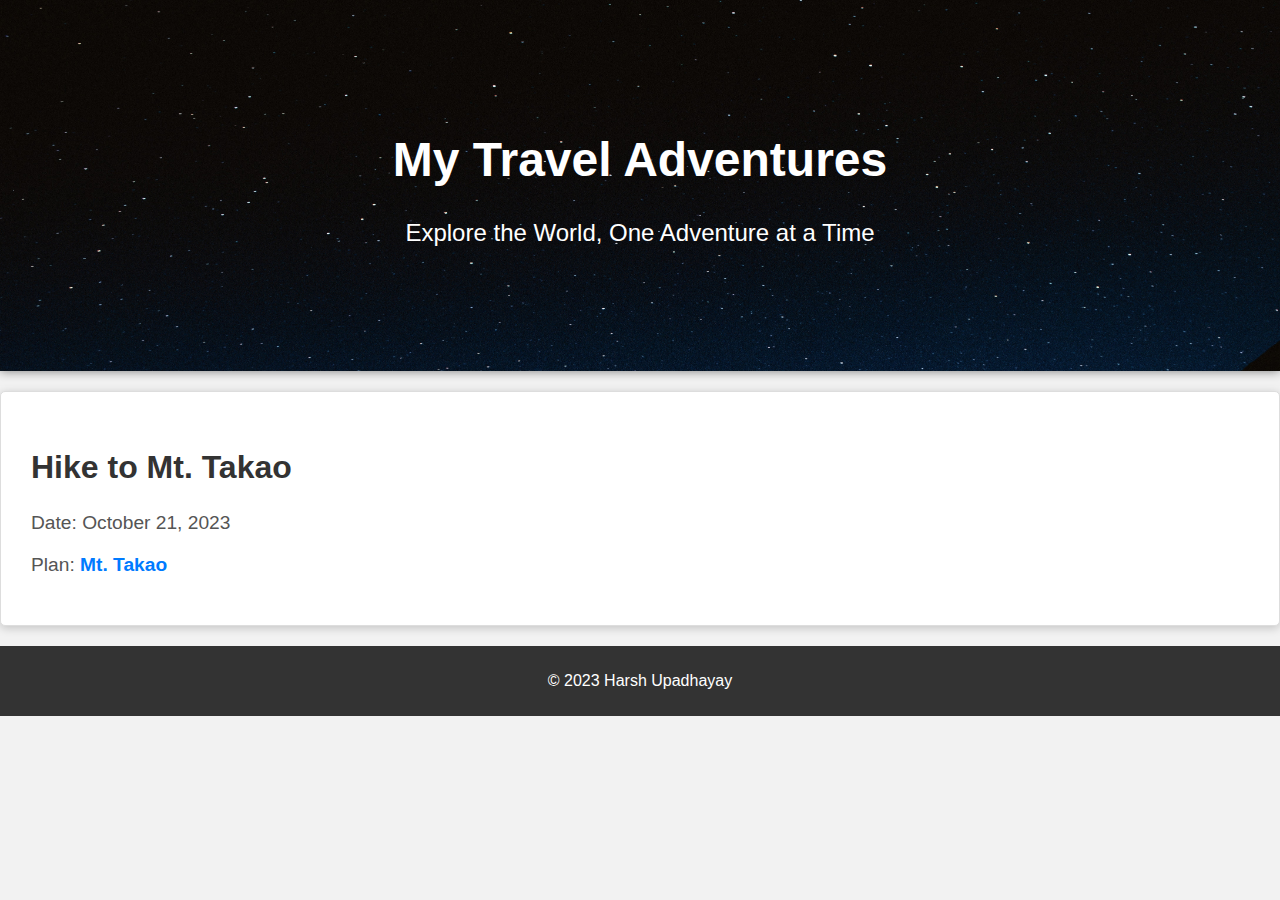
<file: index.html>
<!DOCTYPE html>
<html lang="en">
<head>
    <meta charset="UTF-8">
    <meta name="viewport" content="width=device-width, initial-scale=1.0">
    <link rel="stylesheet" href="styles.css">
    <title>My Travel Adventures</title>
</head>
<body>
    <header>
        <h1>My Travel Adventures</h1>
        <p>Explore the World, One Adventure at a Time</p>
    </header>

    <section id="trip">
        <h2>Hike to Mt. Takao</h2>
        <p>Date: October 21, 2023</p>
        <p>Plan: <a href="Takao/takao.html">Mt. Takao</a></p>
    </section>

    <footer>
        <p>© 2023 Harsh Upadhayay</p>
    </footer>
</body>
</html>
</file>
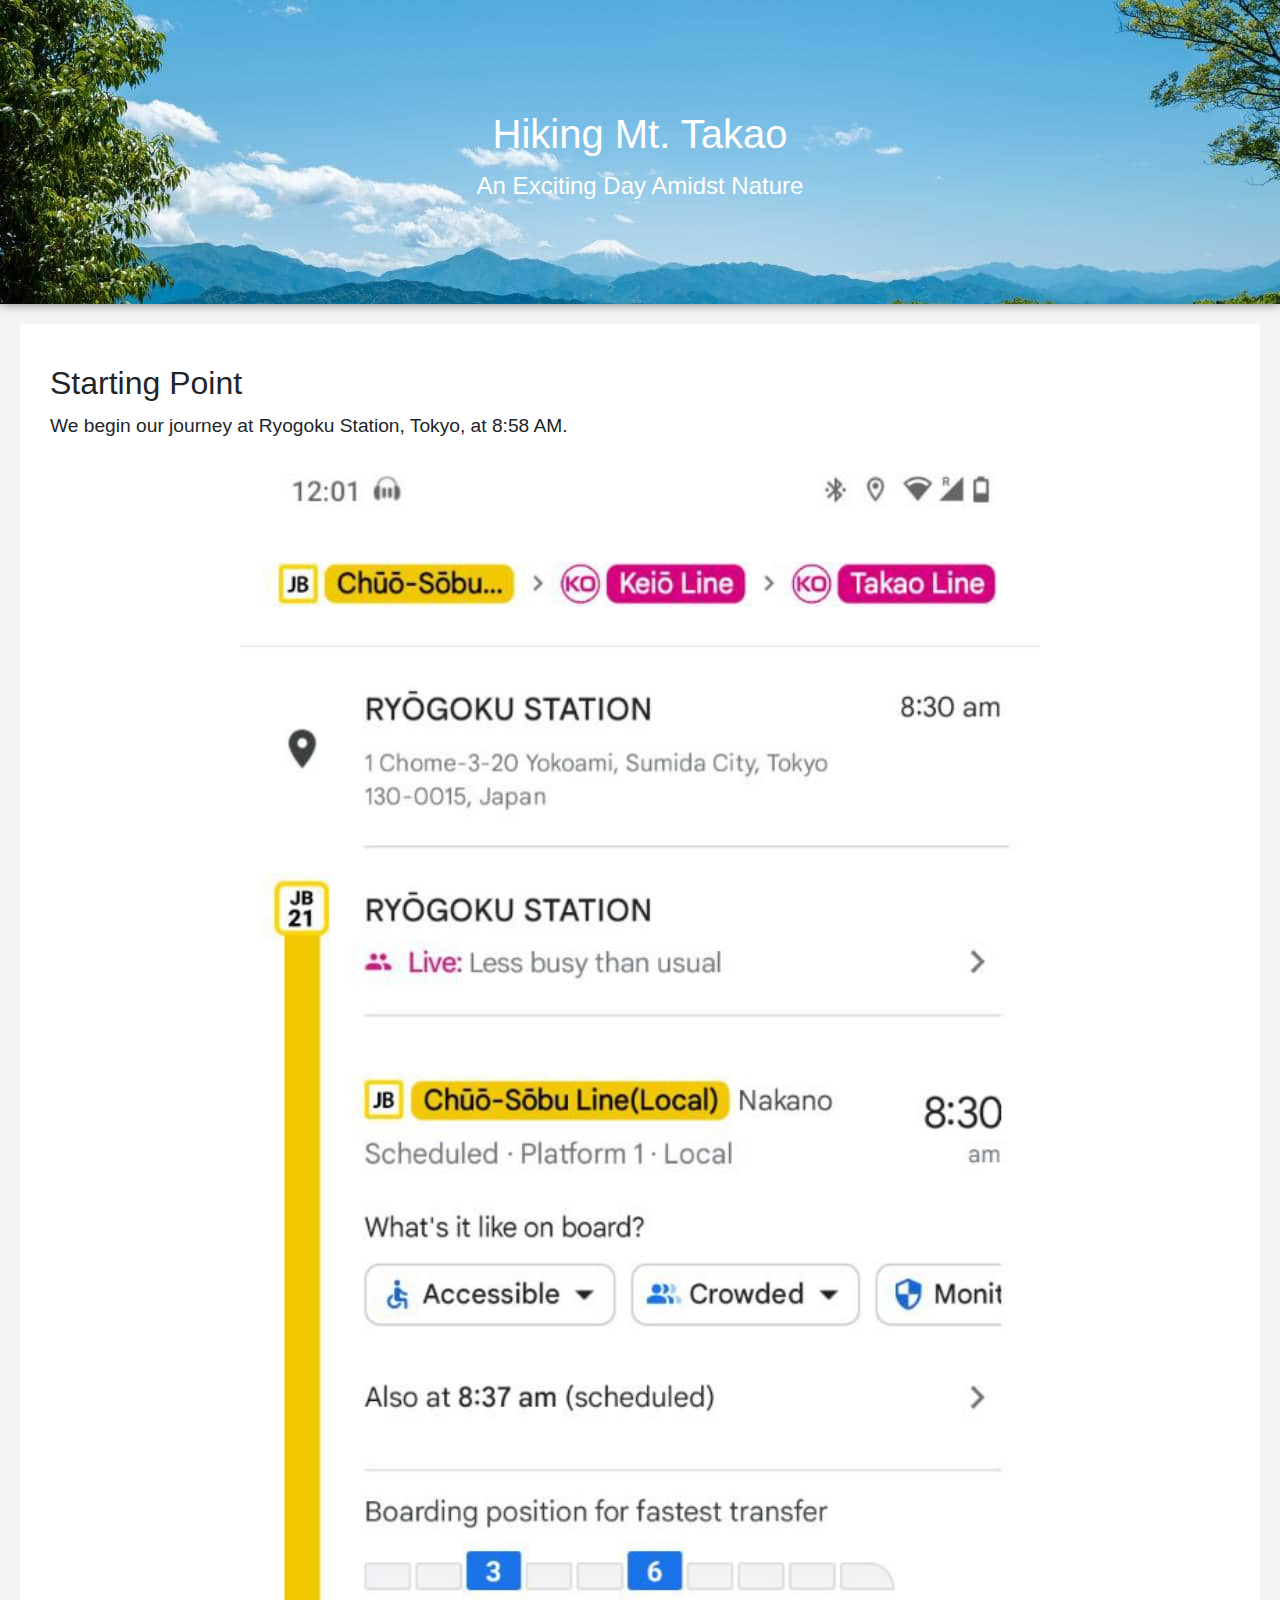
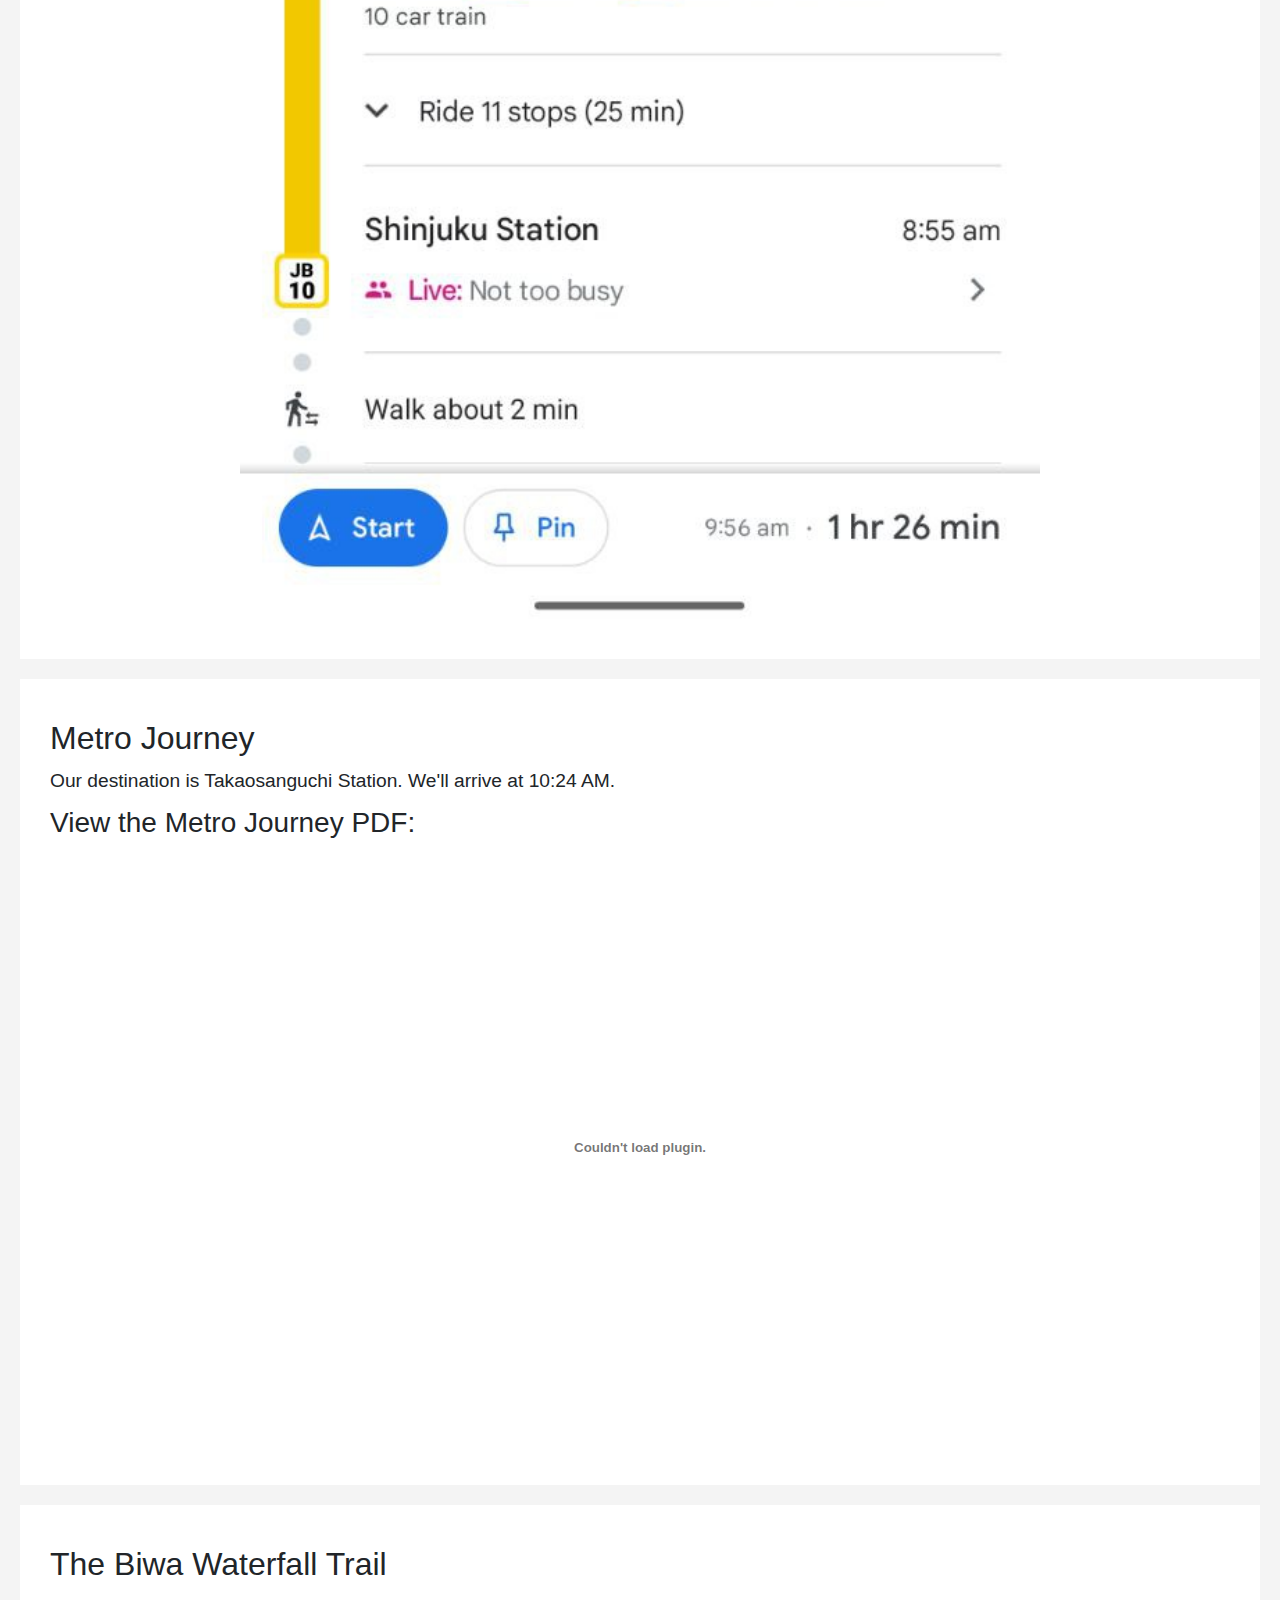
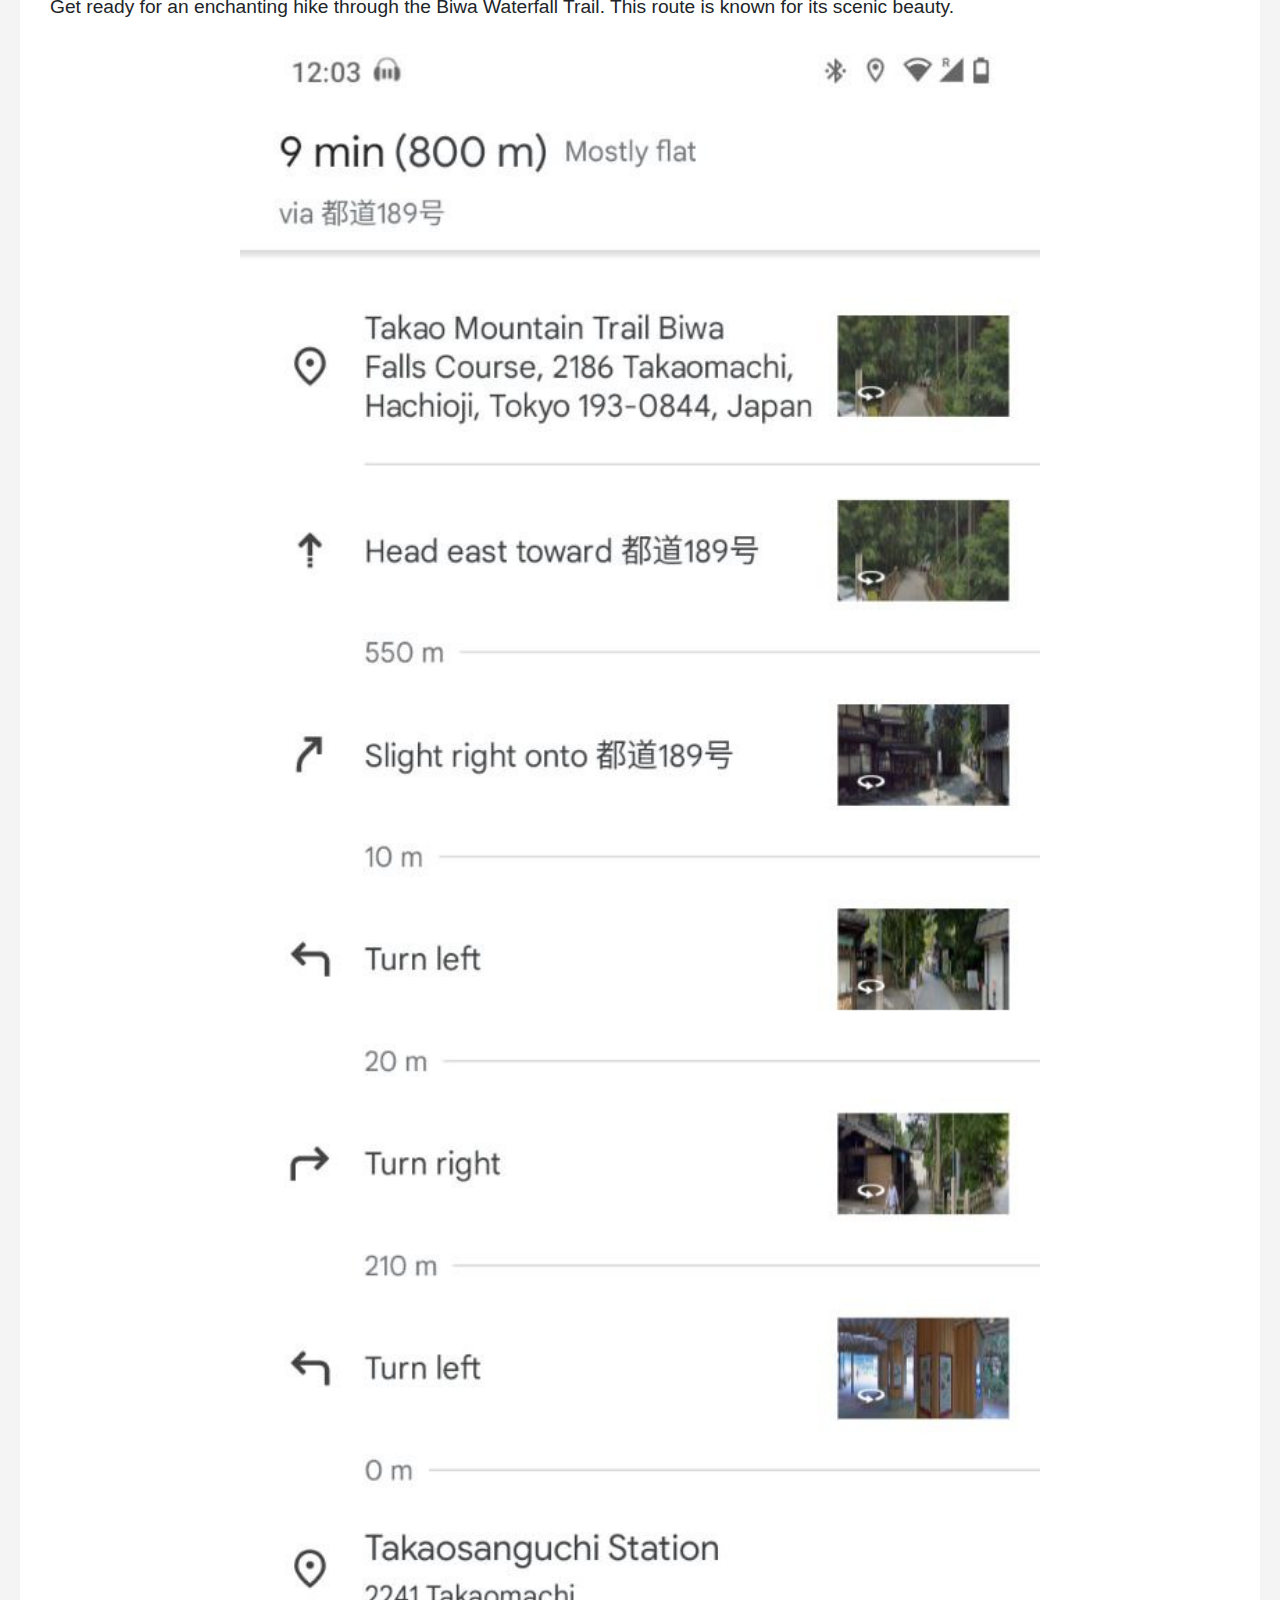
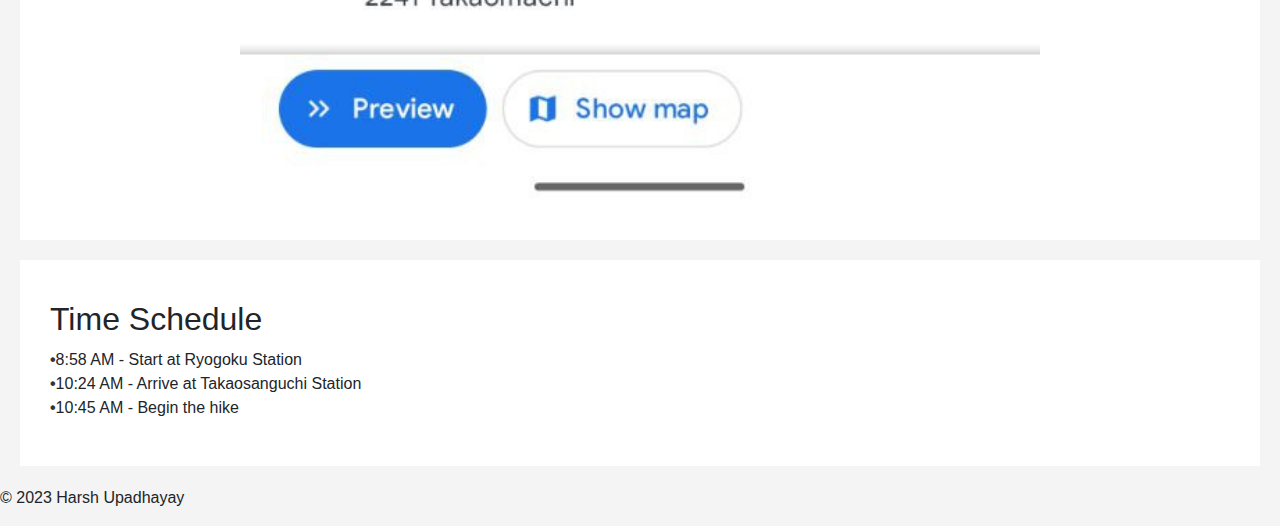
<file: Takao/takao.html>
<!DOCTYPE html>
<html lang="en">
<head>
    <meta charset="UTF-8">
    <meta name="viewport" content="width=device-width, initial-scale=1.0">
    <link rel="stylesheet" href="https://maxcdn.bootstrapcdn.com/bootstrap/4.5.2/css/bootstrap.min.css">
    <script src="https://code.jquery.com/jquery-3.5.1.slim.min.js"></script>
    <script src="https://cdn.jsdelivr.net/npm/@popperjs/core@2.9.3/dist/umd/popper.min.js"></script>
    <script src="https://maxcdn.bootstrapcdn.com/bootstrap/4.5.2/js/bootstrap.min.js"></script>
    <link rel="stylesheet" href="styles.css">
    <title>Hiking Mt. Takao</title>
</head>
<body>
    <!-- Header Section -->
    <header style="background-image: url('header.jpg');">
        <h1>Hiking Mt. Takao</h1>
        <p>An Exciting Day Amidst Nature</p>
    </header>

    <!-- Starting Point Section -->
    <section id="start">
        <h2>Starting Point</h2>
        <p>We begin our journey at Ryogoku Station, Tokyo, at 8:58 AM.</p>
        <img src="metro2.jpg" alt="Ryogoku Station" />
    </section>

    <!-- Metro Journey Section -->
    <section id="metro">
        <h2>Metro Journey</h2>
        <p>Our destination is Takaosanguchi Station. We'll arrive at 10:24 AM.</p>
        <h3>View the Metro Journey PDF:</h3>
        <embed src="x.pdf" type="application/pdf" width="100%" height="600px">
    </section>

    <!-- Biwa Waterfall Trail Section -->
    <section id="trail">
        <h2>The Biwa Waterfall Trail</h2>
        <p>Get ready for an enchanting hike through the Biwa Waterfall Trail. This route is known for its scenic beauty.</p>
        <img src="trail.jpg" alt="Biwa Waterfall" />
    </section>

    <!-- Time Schedule Section -->
    <section id="schedule">
        <h2>Time Schedule</h2>
        <ul>
            <li>8:58 AM - Start at Ryogoku Station</li>
            <li>10:24 AM - Arrive at Takaosanguchi Station</li>
            <li>10:45 AM - Begin the hike</li>
        </ul>
    </section>

    <!-- Footer Section -->
    <footer>
        <p>&copy; 2023 Harsh Upadhayay</p>
    </footer>
</body>
</html>
</file>
<file: styles.css>
body {
    font-family: Arial, sans-serif;
    margin: 0;
    padding: 0;
    background-color: #f2f2f2;
}

header {
    background-image: url('header.jpg'); /* Replace with your header image */
    background-size: cover;
    color: #fff;
    text-align: center;
    padding: 100px 0;
    box-shadow: 0px 0px 10px rgba(0, 0, 0, 0.5);
}

header h1 {
    font-size: 3em;
}

header p {
    font-size: 1.5em;
}

section {
    background-color: #fff;
    padding: 30px;
    margin: 20px 0;
    border: 1px solid #ddd;
    border-radius: 5px;
    box-shadow: 0px 2px 10px rgba(0, 0, 0, 0.2);
}

h2 {
    font-size: 2em;
    color: #333;
}

section p {
    font-size: 1.2em;
    color: #555;
}

section a {
    color: #007BFF;
    text-decoration: none;
    font-weight: bold;
}

section a:hover {
    text-decoration: underline;
}

footer {
    background-color: #333;
    color: #fff;
    text-align: center;
    padding: 10px 0;
}

/* You can add more styles and images as needed */
</file>
<file: Takao/styles.css>
body {
    font-family: Arial, sans-serif;
    margin: 0;
    padding: 0;
    background-color: #f4f4f4;
}

header {
    background-image: url('header.jpg'); /* Replace with your header image */
    background-size: cover;
    color: #fff;
    text-align: center;
    padding: 100px 0;
    box-shadow: 0px 0px 10px rgba(0, 0, 0, 0.5);
}


header h1 {
    font-size: 2.5em;
    margin: 10px 0;
}

header p {
    font-size: 1.5em;
    margin: 0;
}

header img {
    width: 100%;
    max-width: 800px;
    display: block;
    margin: 0 auto;
}

section {
    background-color: #fff;
    padding: 30px;
    margin: 20px;
}

h2 {
    font-size: 2em;
    margin: 10px 0;
}

section p {
    font-size: 1.2em;
    margin: 10px 0;
}

section img {
    width: 100%;
    max-width: 800px;
    display: block;
    margin: 0 auto;
}

ul {
    list-style: none;
    padding: 0;
}

li::before {
    content: "\2022";
    color: #333;
    font-weight: bold;
    display:
</file>
